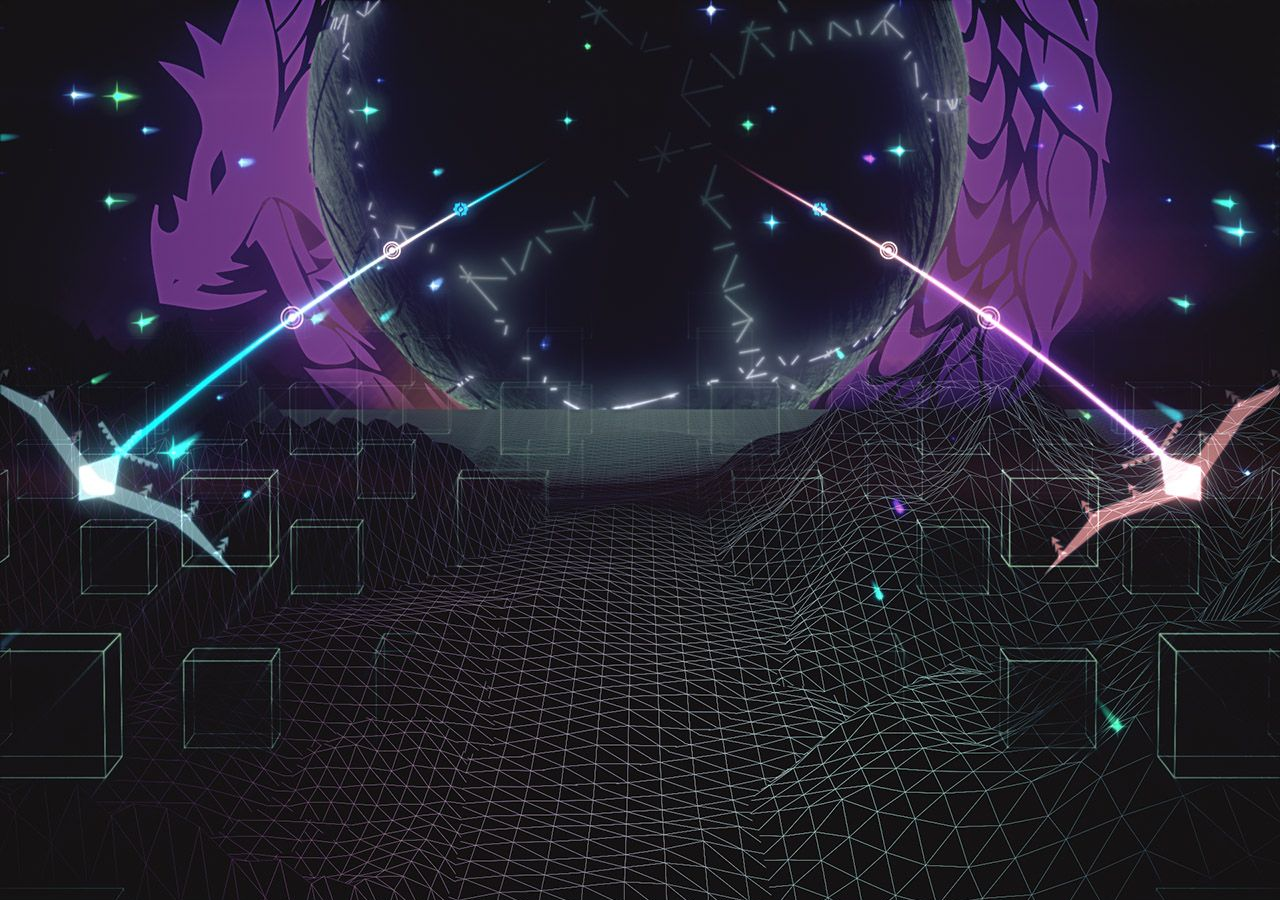
<file: index.html>
<!DOCTYPE html>
<html lang="en">
  <head>
    <meta charset="UTF-8" />
    <meta http-equiv="X-UA-Compatible" content="IE=edge" />
    <meta name="viewport" content="width=device-width, initial-scale=1.0" />
    <link rel="stylesheet" href="style.css" />

    <script src="app.js" defer></script>
    <title>Music Player</title>
  </head> 
  <body>
    <div class="container">
      <div class="heading">
        <h1>Music Player</h1>
      </div>
      <main>
        <div class="player">
          <div class="songNameDiv">
            <h3 class="songName">akon</h3>
          </div>
          <div class="controller">
            <div class="slider">
              <input
                type="range"
                id="slider_btn"
                min="0"
                max="100"
                step="1"
                value="0"
              />
              <div class="time">
                <p class="starting_time">00:00</p>
                <p class="ending_time">00:00</p>
              </div>
            </div>
            <div class="volume_icon">
              <img
                src="images/volume-high-solid.svg"
                alt="volume icon"
                class="volume_img"
              />
            </div>
            <div class="volume">
              <input
                type="range"
                id="volume_range"
                min="0"
                max="1"
                step="0.01"
                value=".2"
              />
            </div>
          </div>
        </div>
        <div class="songs"></div>
      </main>
      <div class="control_btns">
        <div class="hamburger">
          <div class="line"></div>
          <div class="line"></div>
          <div class="line"></div>
        </div>
        <div class="playPause">
          <img src="images/image.png" alt="" class="arrows backward" />
          <div class="play">
            <img src="images/pause.png" alt="" class="on" />
          </div>
          <img src="images/right-arrow.png" alt="" class="arrows forward" />
        </div>
        <img src="images/exchange.png" alt="" />
      </div>
    </div>
  </body>
</html>
</file>
<file: style.css>
:root {
  --lightGrey: #d9d9d9;
  --darkGrey: #2e2d2d;
}
* {
  margin: 0;
  padding: 0;
  box-sizing: border-box;
  user-select: none;
}
.js-loading *,
.js-loading *::after,
.js-loading *::before {
  animation-play-state: paused !important;
}
body {
  width: 100vw;
  height: 100vh;
  background-image: url('images/background.jpg');
  background-size: cover;
}

.container {
  width: 100vw;
  height: 100vh;

  display: flex;
  align-items: center;
  flex-direction: column;
  justify-content: center;
}

main {
  display: flex;
  overflow: hidden;
  width: 50%;
  max-width: 500px;
  min-width: 300px;
  height: 500px;
  position: relative;
}
.heading {
  margin-bottom: 2em;
  transform: scale(0.8);
  opacity: 0;
  animation: zoom-in 1s cubic-bezier(0, 0.75, 0, 1.11) forwards;
}
.heading h1 {
  font-size: 3rem;
  font-family: fantasy;
  color: white;
  font-weight: lighter;
}

.player {
  display: flex;
  flex-direction: column;
  align-items: center;
  justify-content: flex-end;
  min-width: 300px;
  width: 100%;
  height: 500px;
  background: rgba(255, 255, 255, 0.192);
  backdrop-filter: blur(40px);
  border-radius: 40px;
  padding: 20px;
  transform: scale(0.8);
  opacity: 0;
  animation: zoom-in 1s 0.3s cubic-bezier(0, 0.75, 0, 1.11) forwards;
}
@keyframes zoom-in {
  100% {
    opacity: 1;
    transform: none;
  }
}
.songs {
  display: flex;
  flex-direction: column;
  min-width: 300px;
  width: 100%;
  height: 500px;
  background: rgba(255, 255, 255, 0.192);
  backdrop-filter: blur(40px);
  border-radius: 40px;
  padding: 20px;
  position: absolute;
  z-index: -1;
  opacity: 0;
  overflow-y: scroll;
}
::-webkit-scrollbar {
  background-color: #1f1e1e00;
  border-radius: 20px;
  overflow: hidden;
  width: 10px;
}
::-webkit-scrollbar-thumb {
  background-color: #2e2d2d00;
  border-radius: 20px;
}
.playlistSongs {
  font-family: sans-serif;
  color: var(--lightGrey);
  font-size: 1.2rem;
  background: var(--darkGrey);
  width: 100%;
  /* height: 100%; */
  padding: 10px;
  border-radius: 20px;
  margin-bottom: 0.6em;
  font-weight: lighter;
  cursor: pointer;
}
.playlistSongs:hover {
  opacity: 0.9;
}
.control_btns {
  width: 50%;
  min-width: 300px;
  max-width: 500px;
  height: 10%;
  min-height: 70px;
  background: rgba(255, 255, 255, 0.192);
  backdrop-filter: blur(30px);
  border-radius: 25px;
  margin-top: 2em;
  transform: scale(0.8);
  opacity: 0;
  animation: zoom-in 1s 0.5s cubic-bezier(0, 0.75, 0, 1.11) forwards;
}
.controller {
  width: 100%;
  align-self: flex-end;
  display: flex;
  justify-content: space-evenly;
  position: relative;
}
.slider {
  width: 80%;
  display: flex;
  flex-direction: column;
  align-items: center;
  margin-top: 5px;
}

#slider_btn {
  width: 100%;
  height: 5px;
  background: #1f1e1e;
  -webkit-appearance: none;
  appearance: none;
  border-radius: 20px;
  margin-bottom: 1em;
}
.time {
  display: flex;
  justify-content: space-between;
  width: 100%;
}

#slider_btn::-webkit-slider-thumb {
  -webkit-appearance: none;
  appearance: none;
  width: 15px;
  height: 15px;
  background: var(--darkGrey);
  cursor: pointer;
  border-radius: 50px;
}
.volume {
  display: none;
  align-self: flex-end;
  width: 10%;
  height: 110px;

  position: absolute;
  right: 13px;
  bottom: 40px;
  border-radius: 20px;
}
.volume_img {
  width: 30px;
  height: 30px;
}
.volume_icon:hover + .volume,
.volume:hover {
  display: flex;
}

#volume_range {
  transform: rotateZ(-90deg) translateY(-42px) translateX(-30px);

  height: 5px;

  background: linear-gradient(
    90deg,
    rgb(23, 23, 24) 0%,
    rgb(23, 23, 24) 20%,
    rgba(209, 209, 210, 0) 20%,
    rgba(255, 255, 255, 0) 100%
  );
  -webkit-appearance: none;
  appearance: none;
  border-radius: 20px;
}

#volume_range::-webkit-slider-thumb {
  -webkit-appearance: none;
  appearance: none;
  width: 15px;
  height: 15px;
  background: var(--darkGrey);
  cursor: pointer;
  border-radius: 50px;
}
.control_btns {
  display: flex;
  align-items: center;
  justify-content: space-between;
  padding: 0 1em;
}

.playPause {
  display: flex;
  align-items: center;
  height: 100%;
}
.play {
  margin: 1em;
  width: 70px;
  height: 70px;
  background: var(--darkGrey);
  border-radius: 60px;
  display: flex;
  align-items: center;
  justify-content: center;
  cursor: pointer;
}
.play:hover {
  opacity: 0.7;
}

.arrows {
  width: 40px;
  height: 40px;
  cursor: pointer;
}
.arrows:hover {
  opacity: 0.7;
}
.arrows:active {
  opacity: 1;
}

.hamburger {
  position: relative;
  cursor: pointer;
}
.line {
  width: 45px;
  height: 5px;
  margin: 0.3em;
  background: var(--darkGrey);
  border-radius: 20px;
  transition: 0.3s all ease;
}
.active .line:first-of-type {
  transform: rotateZ(-45deg) translate(-7px, 9px);
}
.active .line:nth-of-type(2) {
  opacity: 0;
}
.active .line:last-of-type {
  transform: rotateZ(45deg) translate(-5px, -6px);
}
.songNameDiv {
  width: 90%;
  margin-bottom: 1em;
  color: var(--lightGrey);
  font-family: sans-serif;
  font-weight: lighter;
  font-size: 0.9rem;
}

@media (max-width: 786px) {
  main,
  .control_btns {
    width: 95%;
  }
  .volume {
    display: flex;
  }
  main,
  .player,
  .songs {
    height: 425px;
  }
  .songName {
    font-size: 0.8rem;
  }
}
</file>
